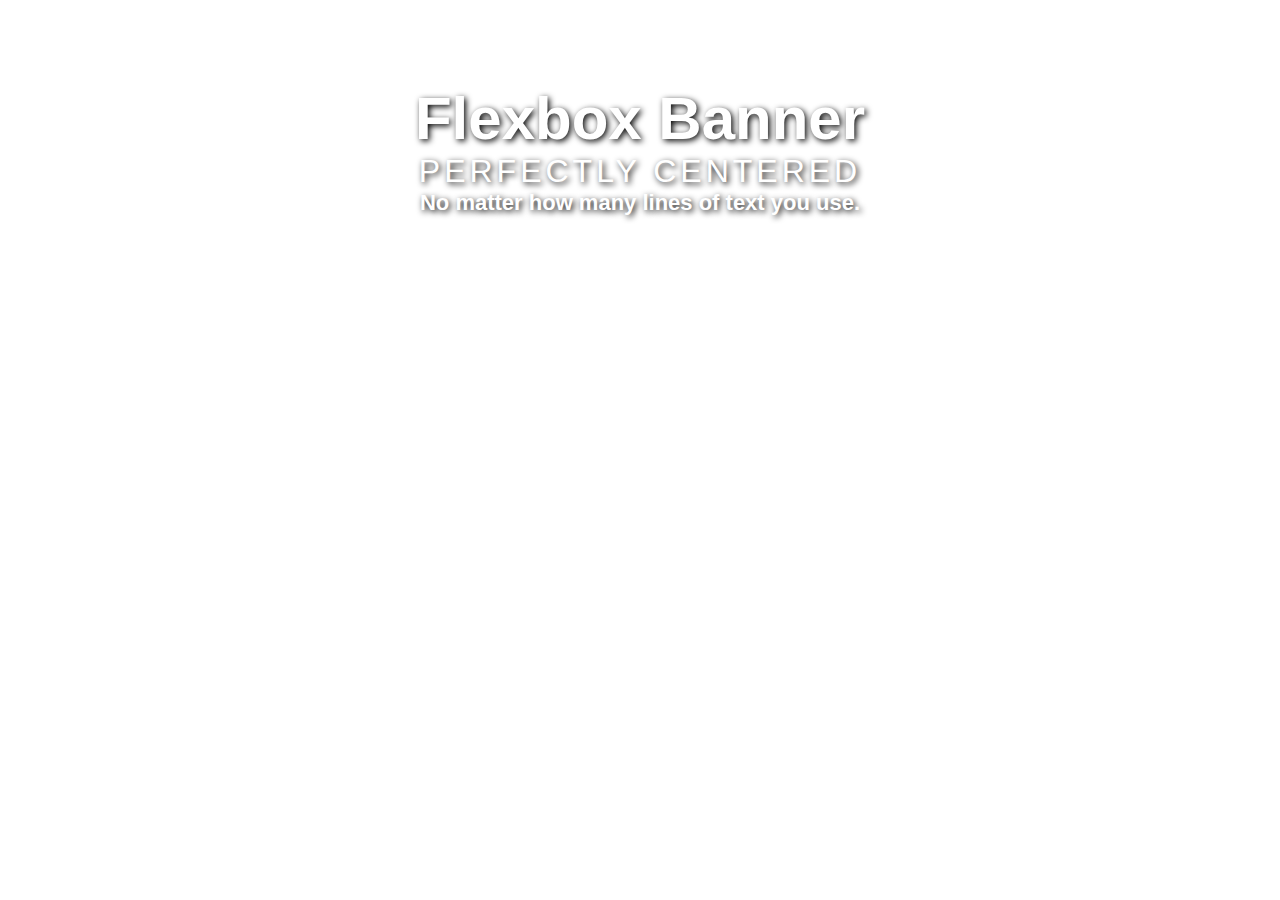
<file: flexbox-banner/index.html>
<!DOCTYPE html>
<html lang="en">
<head>
  <meta charset="UTF-8">
  <meta name="viewport" content="width=device-width, initial-scale=1.0">
  <meta http-equiv="X-UA-Compatible" content="ie=edge">
  <title>Document</title>
  <link rel="stylesheet" href="./style.css">
</head>
<body>
  <div class="banner">
    <div class="banner-text">
      <h1>Flexbox Banner</h1>
      <h3>Perfectly Centered</h3>
      <h6>No matter how many lines of text you use.</h6>
    </div>
  </div>
</body>
</html>
</file>
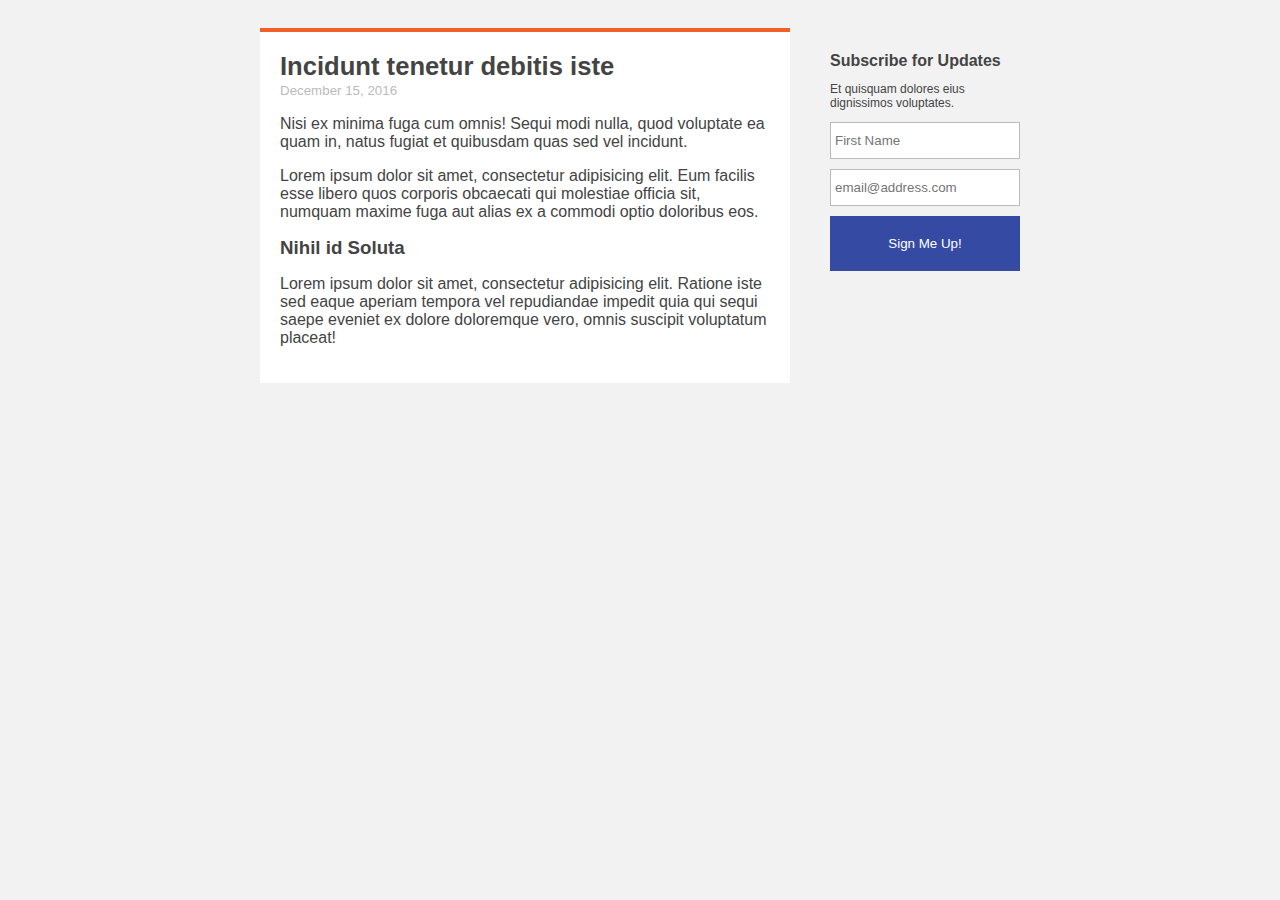
<file: flexbox-order/index.html>
<!DOCTYPE html>
<html lang="en">
<head>
  <meta charset="UTF-8">
  <meta name="viewport" content="width=device-width, initial-scale=1.0">
  <meta http-equiv="X-UA-Compatible" content="ie=edge">
  <title>Document</title>
  <link rel="stylesheet" href="./style.css">
</head>
<body>
  <section class="container">
    <section class="articles">
      <article>
        <h1>Incidunt tenetur debitis iste</h1>
        <small>December 15, 2016</small>
        <p>Nisi ex minima fuga cum omnis! Sequi modi nulla, quod voluptate ea quam in, natus fugiat et quibusdam quas sed vel incidunt.</p>
        <p>Lorem ipsum dolor sit amet, consectetur adipisicing elit. Eum facilis esse libero quos corporis obcaecati qui molestiae officia sit, numquam maxime fuga aut alias ex a commodi optio doloribus eos.</p>
        <h3>Nihil id Soluta</h3>
        <p>Lorem ipsum dolor sit amet, consectetur adipisicing elit. Ratione iste sed eaque aperiam tempora vel repudiandae impedit quia qui sequi saepe eveniet ex dolore doloremque vero, omnis suscipit voluptatum placeat!</p>
      </article>
    </section>
    <aside>
      <h4>Subscribe for Updates</h4>
      <p>Et quisquam dolores eius dignissimos voluptates.</p>
      <form>
        <input type="text" placeholder="First Name"/>
        <input type="email" placeholder="email@address.com"/>
        <button type="submit">Sign Me Up!</button>
      </form>
    </aside>
  </section>
</body>
</html>
</file>
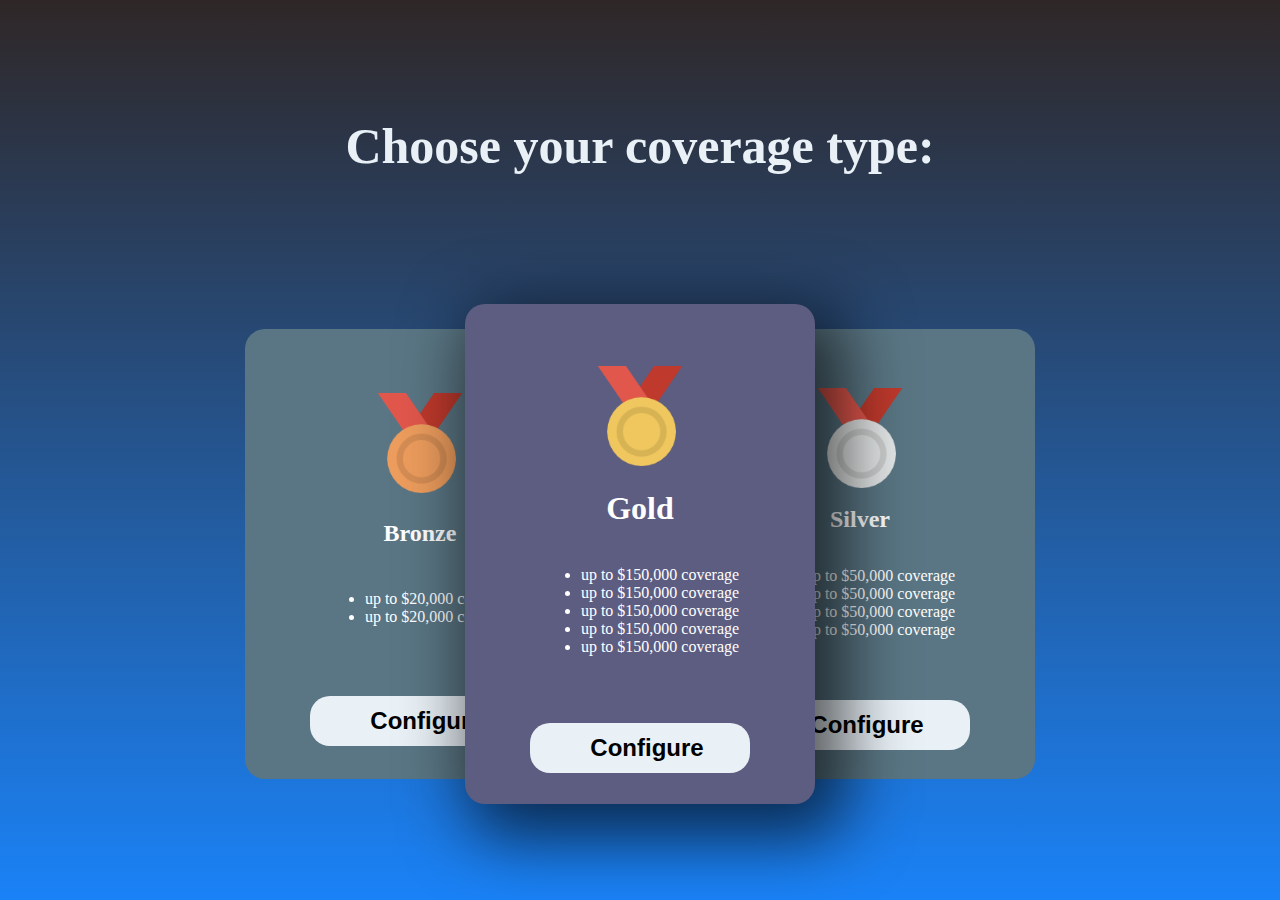
<file: ui_2/index.html>
<!DOCTYPE html>
<html lang="en">
<head>
  <meta charset="UTF-8">
  <meta name="viewport" content="width=device-width, initial-scale=1.0">
  <meta http-equiv="X-UA-Compatible" content="ie=edge">
  <link rel="stylesheet" href="./style.css">
  <title>Car Insurance</title>
</head>
<body>
  <div class="container">
    <h1>Choose your coverage type:</h1>
    <div class="cards">
      <div id="card1" class="card">
        <img src="./assets/bronze-medal.png" alt="">
        <h1>Bronze</h1>
        <ul>
          <li>up to $20,000 coverage</li>
          <li>up to $20,000 coverage</li>
        </ul>
        <button>Configure</button>
      </div>
      <div id="card2" class="card selected">
        <img src="./assets/gold-medal.png" alt="">
        <h1>Gold</h1>
        <ul>
          <li>up to $150,000 coverage</li>
          <li>up to $150,000 coverage</li>
          <li>up to $150,000 coverage</li>
          <li>up to $150,000 coverage</li>
          <li>up to $150,000 coverage</li>
        </ul>
        <button>Configure</button>
      </div>
      <div id="card3" class="card">
        <img src="./assets/silver-medal.png" alt="">
        <h1>Silver</h1>
        <ul>
          <li>up to $50,000 coverage</li>
          <li>up to $50,000 coverage</li>
          <li>up to $50,000 coverage</li>
          <li>up to $50,000 coverage</li>
        </ul>
        <button>Configure</button>
      </div>
    </div>
  </div>
  <script src="./index.js"></script>
</body>
</html>
</file>
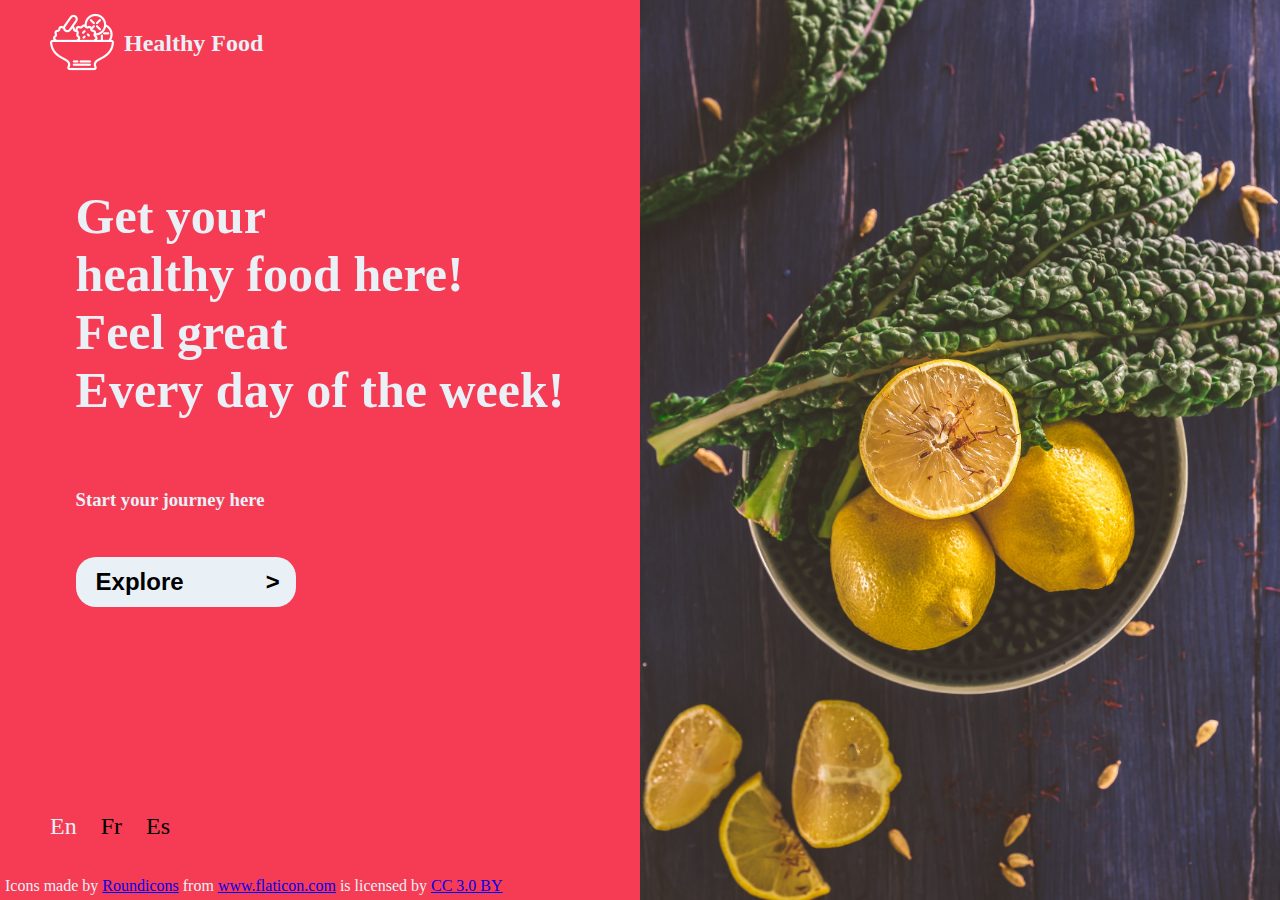
<file: ui_1/idnex.html>
<!DOCTYPE html>
<html lang="en">
<head>
  <meta charset="UTF-8">
  <meta name="viewport" content="width=device-width, initial-scale=1.0, user-scalable=no">
  <meta http-equiv="X-UA-Compatible" content="ie=edge">
  <link rel="stylesheet" href="./style.css">
  <title>Healthy Food</title>
</head>
<body>
  <div class="container">
    <section class="left">
      <div class="logo">
        <img id="logo" src="./assets/salad.png" alt="logo">
        <h2>Healthy Food</h2>
      </div>
      <div class="title">
        <div class="message1">
          <h1>Get your</h1>
          <h1>healthy food here!</h1>
        </div>
        <div class="message2">
          <h1>Feel great</h1>
          <h1>Every day of the week!</h1>
        </div>
        <h3>Start your journey here</h3>
        <div class="menu">
          <button id="menu">Explore <i>></i> </button>
        </div>
      </div>
      <div class="languages">
        <input type="radio" name="language" id="en" value="En" checked>
        <label for="en">En</label>
        <input type="radio" name="language" id="fr" value="Fr">
        <label for="fr">Fr</label>
        <input type="radio" name="language" id="es" value="Es">
        <label for="es">Es</label>
      </div>
      <div class="footer">Icons made by <a href="https://www.flaticon.com/authors/roundicons" title="Roundicons">Roundicons</a> from <a href="https://www.flaticon.com/" title="Flaticon">www.flaticon.com</a> is licensed by <a href="http://creativecommons.org/licenses/by/3.0/" title="Creative Commons BY 3.0" target="_blank">CC 3.0 BY</a></div>
    </section>
    <section class="right">
      <figure>
        <div class="pomegranate"></div>
        <div class="lemon"></div>
      </figure>
    </section>
    <div class="arrows">
      <img id="up" src="./assets/up-arrow.svg" alt="up">
      <img id="down" src="./assets/down-arrow.svg" alt="down">
    </div>
  </div>
  <script type="text/javascript" src="./index.js"></script>
</body>
</html>
</file>
<file: flexbox-banner/style.css>
html, body {
  margin: 0;
  padding: 0;
  font-family: Helvetica, Arial, sans-serif;
}

h1 { font-size: 60px; }
h3 {
  font-size: 32px;
  font-weight: normal;
  text-transform: uppercase;
  letter-spacing: 4px;
}
h6 { font-size: 22px; }

.banner h1, .banner h3, .banner h6 {
  margin: 0;
  text-shadow: 2px 2px 6px #000;
  text-align: center;
}

.banner {
  color: white;
  background: url('https://s3-us-west-2.amazonaws.com/s.cdpn.io/409269/banner-flowers.jpg') top left/cover no-repeat;
  height: 300px;
  display: flex;
  justify-content: center;
  align-items: center;
}
</file>
<file: flexbox-order/style.css>
@media screen and (max-width: 600px) {
  .container {
    flex-direction: column;
  }

  .container aside {
    order: -1;
  }
}

* { box-sizing: border-box; }
html, body {
  background-color: #f2f2f2;
  color: #444;
  font-family: Helvetica;
}
h1,h2,h3,h4,h5,h6 { margin: 0; }
h1 { font-size: 1.6em; }

.container {
  max-width: 800px;
  margin: 0 auto;
  display: flex;
}

article, aside { margin: 20px; }
.articles { flex: 3; }
article {
  background-color: #fff;
  border-top: 4px solid #F25F29;
  padding: 20px;
}
aside {
  padding-top: 24px;
  flex: 1;
}
aside p { font-size: 12px; }

small { color: #bbb;}

form input {
  display: block;
  margin: 10px 0;
  width: 100%;
  padding: 10px 4px;
  border: 1px solid #bbb;
}

form button {
  display: block;
  width: 100%;
  background-color: #354AA3;
  color: white;
  border: none;
  padding: 20px 4px;
}
</file>
<file: ui_2/style.css>
html {
  overflow: hidden;
  width: 100%;
  height: 100%;
}

body {
  color: #E9F1F7;
  margin: 0;
  white-space: nowrap;
  width: 100%;
  height: 100%;
}

.container {
  display: flex;
  flex-direction: column;
  align-items: center;
  height: 100%;
  width: 100%;
  background-image: -webkit-linear-gradient(top, #2F2727, #1a82f7);
  background-repeat: no-repeat;
  background-size: cover;
  background-position: center center;
  position: relative;
}

.container h1 {
  margin-top: 13vh;
  font-size: 50px;
}

.cards {
  display: flex;
  flex-direction: row;
  justify-content: center;
  align-items: center;
  height: 100%;
  width: 100%;
  position: relative;
}

.card {
  z-index: 0;
  flex-shrink: 0;
  border-radius: 20px;
  display: flex;
  flex-direction: column;
  justify-content: space-around;
  align-items: center;
  color: white;
  background-color: #5A7684;
  width: 350px;
  height: 450px;
}

.card h1 {
  margin: 0;
  font-size: 24px;
}

.card img {
  padding-top: 50px;
  width: 100px;
}

.selected {
  box-shadow: 17px 20px 66px 14px rgba(0,0,0,0.64);
  background-color: #5D5D81;
  height: 500px;
  z-index: 99;
  margin: 0 -130px 0 -130px;
}

.selected h1 {
  margin: 0;
  font-size: 32px;
  font-weight: bold;
}

button {
  margin-top: 3vh;
  border: 0;
  background-color: #E9F1F7;
  text-align: center;
  padding-left: 20px;
  font-size: 24px;
  font-weight: bold;
  border-radius: 20px;
  width: 220px;
  height: 50px;
  margin-bottom: 20px;
}

button:hover {
  cursor: pointer;
}

button:active {
  border-style: outset;
}

button:focus {
  outline: 0;
}
</file>
<file: ui_1/style.css>
html {
  overflow: hidden;
  width: 100%;
  height: 100%;
}

body {
  color: #E9F1F7;
  margin: 0;
  white-space: nowrap;
  width: 100%;
  height: 100%;
}

.container {
  width: 100%;
  height: 100%;
  display: flex;
  flex-direction: row;
}

#up {
  margin-top: 22.1vw;
  margin-left: 0vw;
}

#down {
  margin-top: 18.9vw;
  margin-left: 39.9vw;
}

.arrows > img {
  display: block;
  position: absolute;
  background: #E9F1F7;
  z-index: 99;
  max-height: 100px;
  max-width: 100px;
  padding: 5px;
}

img {
  position: relative;
  z-index: 1;
  max-width:100%;
  max-height:100%;
}

.left {
  display: flex;
  flex-direction: column;
  justify-content: space-around;
  flex: 1;
  width: 100%;
  height: 100%;
  background: linear-gradient(to bottom, #FFC40F 50%, #F63B55 50%);
  background-size: 100vw 200vh;
  background-position: left bottom;
  animation-name: backgroundColorAnimation;
  animation-duration: 5s;
  animation-direction: alternate;
  animation-fill-mode: forwards;
  animation-iteration-count: infinite;
  animation-timing-function: ease-in-out;
}

.right {
  width: 100%;
  height: 100%;
  flex: 1;
  white-space: nowrap;
  display: flex;
  flex-direction: column;
}

.right figure {
  display: flex;
  flex-direction: row;
  margin: 0;
  position: relative;
  width: 100%;
  height: 100%;
}

button {
  position: absolute;
}

.message1 {
  animation-name: textSlideInUp;
  animation-duration: 5s;
  animation-direction: alternate;
  animation-fill-mode: forwards;
  animation-iteration-count: infinite;
  animation-timing-function: ease-in-out;
}

.message2 {
  animation-name: textSlideInDown;
  animation-duration: 5s;
  animation-direction: alternate;
  animation-fill-mode: forwards;
  animation-iteration-count: infinite;
  animation-timing-function: ease-in-out;
  position: -100vh;
}

.pomegranate {
  animation-name: slideInDown;
  animation-duration: 5s;
  animation-direction: alternate;
  animation-fill-mode: forwards;
  animation-iteration-count: infinite;
  animation-timing-function: ease-in-out;
  width: 100%;
  height: 100%;
  background-image: url('./assets/gala_photo43.png');
  background-repeat: no-repeat;
  background-size: cover;
  background-position: center center;
  display: block;
  position: absolute;
}

.lemon {
  animation-name: slideInUp;
  animation-duration: 5s;
  animation-direction: alternate;
  animation-fill-mode: forwards;
  animation-iteration-count: infinite;
  animation-timing-function: ease-in-out;
  width: 100%;
  height: 100%;
  background-image: url('./assets/gala_photo46.png');
  background-repeat: no-repeat;
  background-size: cover;
  background-position: center center;
  display: block;
  position: absolute;
}

.center {
  position: absolute;
  display: flex;
  align-self: left;
  margin-top: 50%;
}

.languages {
  width: 120px;
  display: flex;
  justify-content: space-between;
  font-size: 24px;
  bottom: 60px;
  margin-left: 50px;
  position: absolute;
}

.languages label {
  color: black;
  text-decoration: none
}

input[type="radio"] {
  display: none;
}

.languages label:hover {
  cursor: pointer
}

.languages > input[type="radio"]:checked + label {
  color: #E9F1F7;
}

.footer {
  bottom: 5px;
  margin-left: 5px;
  position: absolute;
  justify-self: flex-end;
}

.logo {
  margin-top: -40vh;
  display: flex;
  margin-left: 50px;
  max-width: 250px;
}

.logo:hover {
  cursor: pointer;
}

#logo {
  margin-right: 10px;
  display: block;
  max-width: 64px;
  max-height: 64px;
  width: auto;
  height: auto;
}

.title {
  margin-top: -70vh;
  justify-self: center;
  align-self: center;
}

.title h3 {
  margin-top: 70px;
}

.title h1 {
  margin: 0 0 0 0;
  font-size: 50px;
  font-weight: bold;
}

#menu {
  margin-top: 3vh;
  border: 0;
  background-color: #E9F1F7;
  text-align: left;
  padding-left: 20px;
  font-size: 24px;
  font-weight: bold;
  border-radius: 20px;
  width: 220px;
  height: 50px;
}

#menu:hover {
  cursor: pointer;
}

#menu:active {
  border-style: outset;
}

#menu:focus {
  outline: 0;
}

#menu i {
  text-align: right;
  margin-left: 75px;
}

/* Media Queries */
@media screen and (max-width: 1000px) {
  .container {
    flex-direction: column;
  }
  .right {
    display: none;
  }
}

/* Animation */
@keyframes slideInDown {
  0% {
    -webkit-transform: translateY(0);
    transform: translateY(0);
  }
  20% {
    -webkit-transform: translateY(0);
    transform: translateY(0);
  }
  40% {
    -webkit-transform: translateY(0);
    transform: translateY(0);
  }
  60% {
    -webkit-transform: translateY(-100%);
    transform: translateY(-100%);
    visibility: visible;
  }
  80% {
    -webkit-transform: translateY(-100%);
    transform: translateY(-100%);
    visibility: visible;
  }
  100% {
    -webkit-transform: translateY(-100%);
    transform: translateY(-100%);
    visibility: visible;
  }
}

@keyframes textSlideInDown {
  0% {
    -webkit-transform: translateY(0);
    transform: translateY(0);
    opacity: 1;
  }
  20% {
    -webkit-transform: translateY(0);
    transform: translateY(0);
    opacity: 1;
  }
  40% {
    -webkit-transform: translateY(0);
    transform: translateY(0);
    opacity: 1;
  }
  60% {
    -webkit-transform: translateY(-100vh);
    transform: translateY(-100vh);
    opacity: 0;
  }
  80% {
    -webkit-transform: translateY(-100vh);
    transform: translateY(-100vh);
    opacity: 0;
  }
  100% {
    -webkit-transform: translateY(-100vh);
    transform: translateY(-100vh);
    opacity: 0;
  }
}

@keyframes slideInUp {
  0% {
  -webkit-transform: translateY(100%);
  transform: translateY(100%);
  visibility: visible;
  }
  20% {
    -webkit-transform: translateY(100%);
    transform: translateY(100%);
    visibility: visible;
  }
  40% {
    -webkit-transform: translateY(100%);
    transform: translateY(100%);
    visibility: visible;
  }
  60% {
    -webkit-transform: translateY(0);
    transform: translateY(0);
  }
  80% {
    -webkit-transform: translateY(0);
    transform: translateY(0);
  }
  100% {
    -webkit-transform: translateY(0);
    transform: translateY(0);
  }
}

@keyframes textSlideInUp {
  0% {
  -webkit-transform: translateY(100vh);
  transform: translateY(100vh);
  opacity: 0;
  }
  20% {
    -webkit-transform: translateY(100vh);
    transform: translateY(100vh);
    opacity: 0;
  }
  40% {
    -webkit-transform: translateY(100vh);
    transform: translateY(100vh);
    opacity: 0;
  }
  60% {
    -webkit-transform: translateY(0);
    transform: translateY(0);
    opacity: 1;
  }
  80% {
    -webkit-transform: translateY(0);
    transform: translateY(0);
    opacity: 1;
  }
  100% {
    -webkit-transform: translateY(0);
    transform: translateY(0);
    opacity: 1;
  }
}

@keyframes backgroundColorAnimation {
  0% {
    background-position: left bottom
  }
  20% {
    background-position: left bottom
  }
  40% {
    background-position: left bottom
  }
  60% {
    background-position: left top
  }
  80% {
    background-position: left top
  }
  100% {
    background-position: left top
  }
}
</file>
